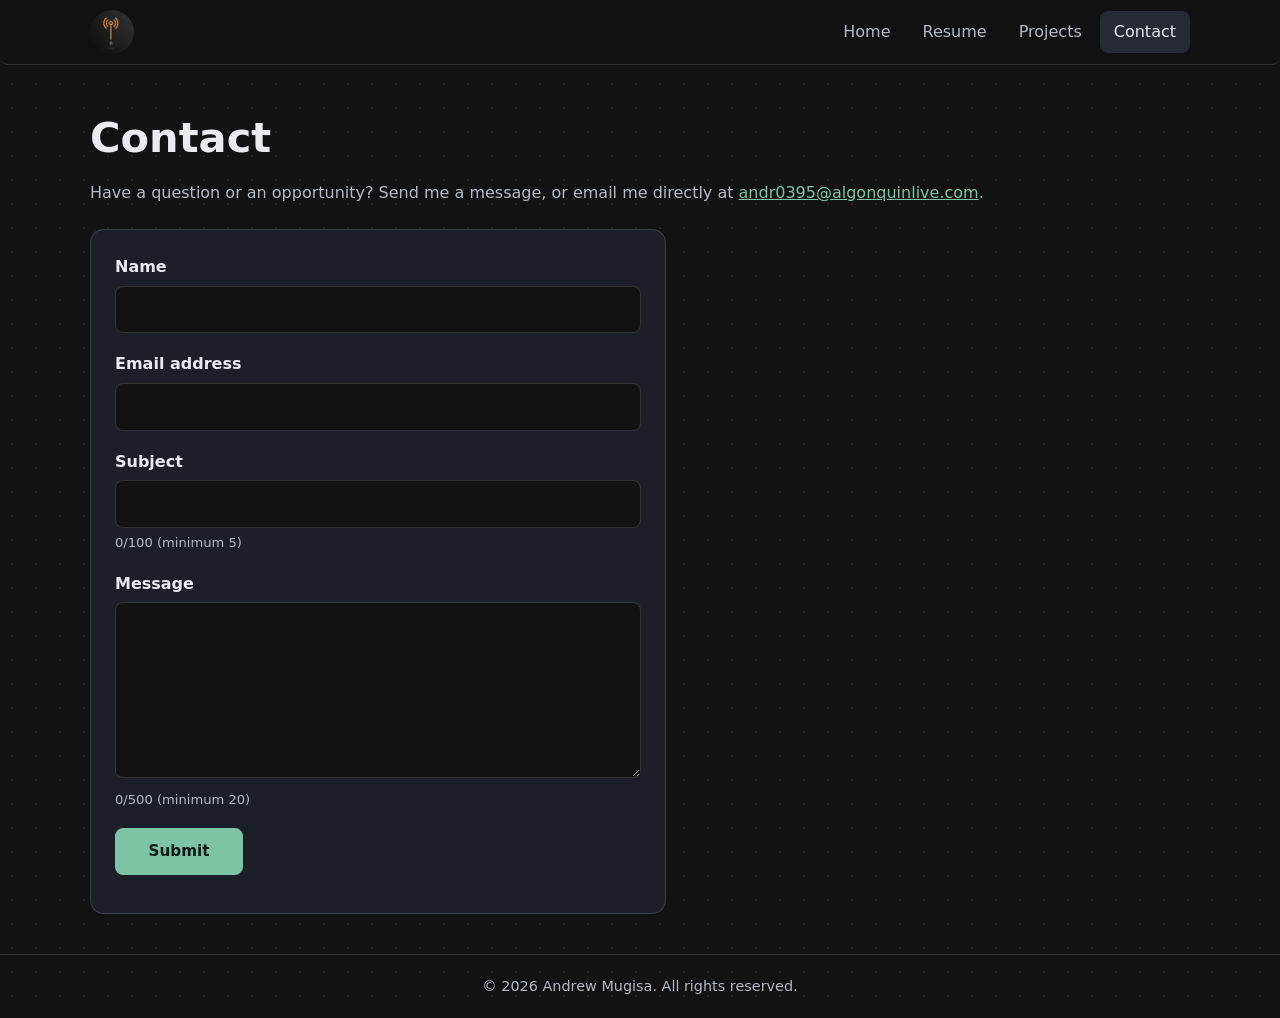
<file: contact.html>
<!DOCTYPE html>
<html lang="en">

<head>
    <meta charset="UTF-8">
    <meta name="viewport" content="width=device-width, initial-scale=1.0">
    <title>Contact | Andrew Mugisa</title>
    <link rel="stylesheet" href="css/style.css">
</head>

<body>
    <a class="skip-link" href="#main">Skip to content</a>

    <!-- ===== Header and navigation (identical on every page) ===== -->
    <header>
        <nav class="navbar">
            <div class="navbar-container">
                <a class="navbar-brand" href="index.html">
                    <img src="images/logo.jpeg" alt="Andrew Mugisa logo" class="navbar-logo">
                </a>

                <ul class="navbar-menu">
                    <li><a href="index.html">Home</a></li>
                    <li><a href="resume.html">Resume</a></li>
                    <li><a href="projects.html">Projects</a></li>
                    <li><a href="contact.html" aria-current="page">Contact</a></li>
                </ul>
            </div>
        </nav>
    </header>

    <main id="main">
        <h1 class="page-title">Contact</h1>
        <p class="page-intro">Have a question or an opportunity? Send me a message, or email me directly at <a
                class="text-link" href="mailto:andr0395@algonquinlive.com">andr0395@algonquinlive.com</a>.</p>

        <form class="contact-form" id="contact-form" action="mailto:andr0395@algonquinlive.com" method="post"
            novalidate>
            <div class="form-field">
                <label for="name">Name</label>
                <input type="text" id="name" name="name" autocomplete="name" required>
                <p class="error" id="name-error" aria-live="polite"></p>
            </div>

            <div class="form-field">
                <label for="email">Email address</label>
                <input type="email" id="email" name="email" autocomplete="email" required>
                <p class="error" id="email-error" aria-live="polite"></p>
            </div>

            <div class="form-field">
                <label for="subject">Subject</label>
                <input type="text" id="subject" name="subject" minlength="5" maxlength="100" required>
                <p class="hint"><span id="subject-count">0</span>/100 (minimum 5)</p>
                <p class="error" id="subject-error" aria-live="polite"></p>
            </div>

            <div class="form-field">
                <label for="message">Message</label>
                <textarea id="message" name="message" rows="6" minlength="20" maxlength="500" required></textarea>
                <p class="hint"><span id="message-count">0</span>/500 (minimum 20)</p>
                <p class="error" id="message-error" aria-live="polite"></p>
            </div>

            <button class="btn btn-primary" type="submit">Submit</button>
            <p class="form-success" id="form-success" role="status"></p>
        </form>
    </main>

    <!-- ===== Footer (identical on every page) ===== -->
    <footer>
        <p>&copy; 2026 Andrew Mugisa. All rights reserved.</p>
    </footer>

    <script src="scripts/contact.js"></script>
</body>

</html>
</file>
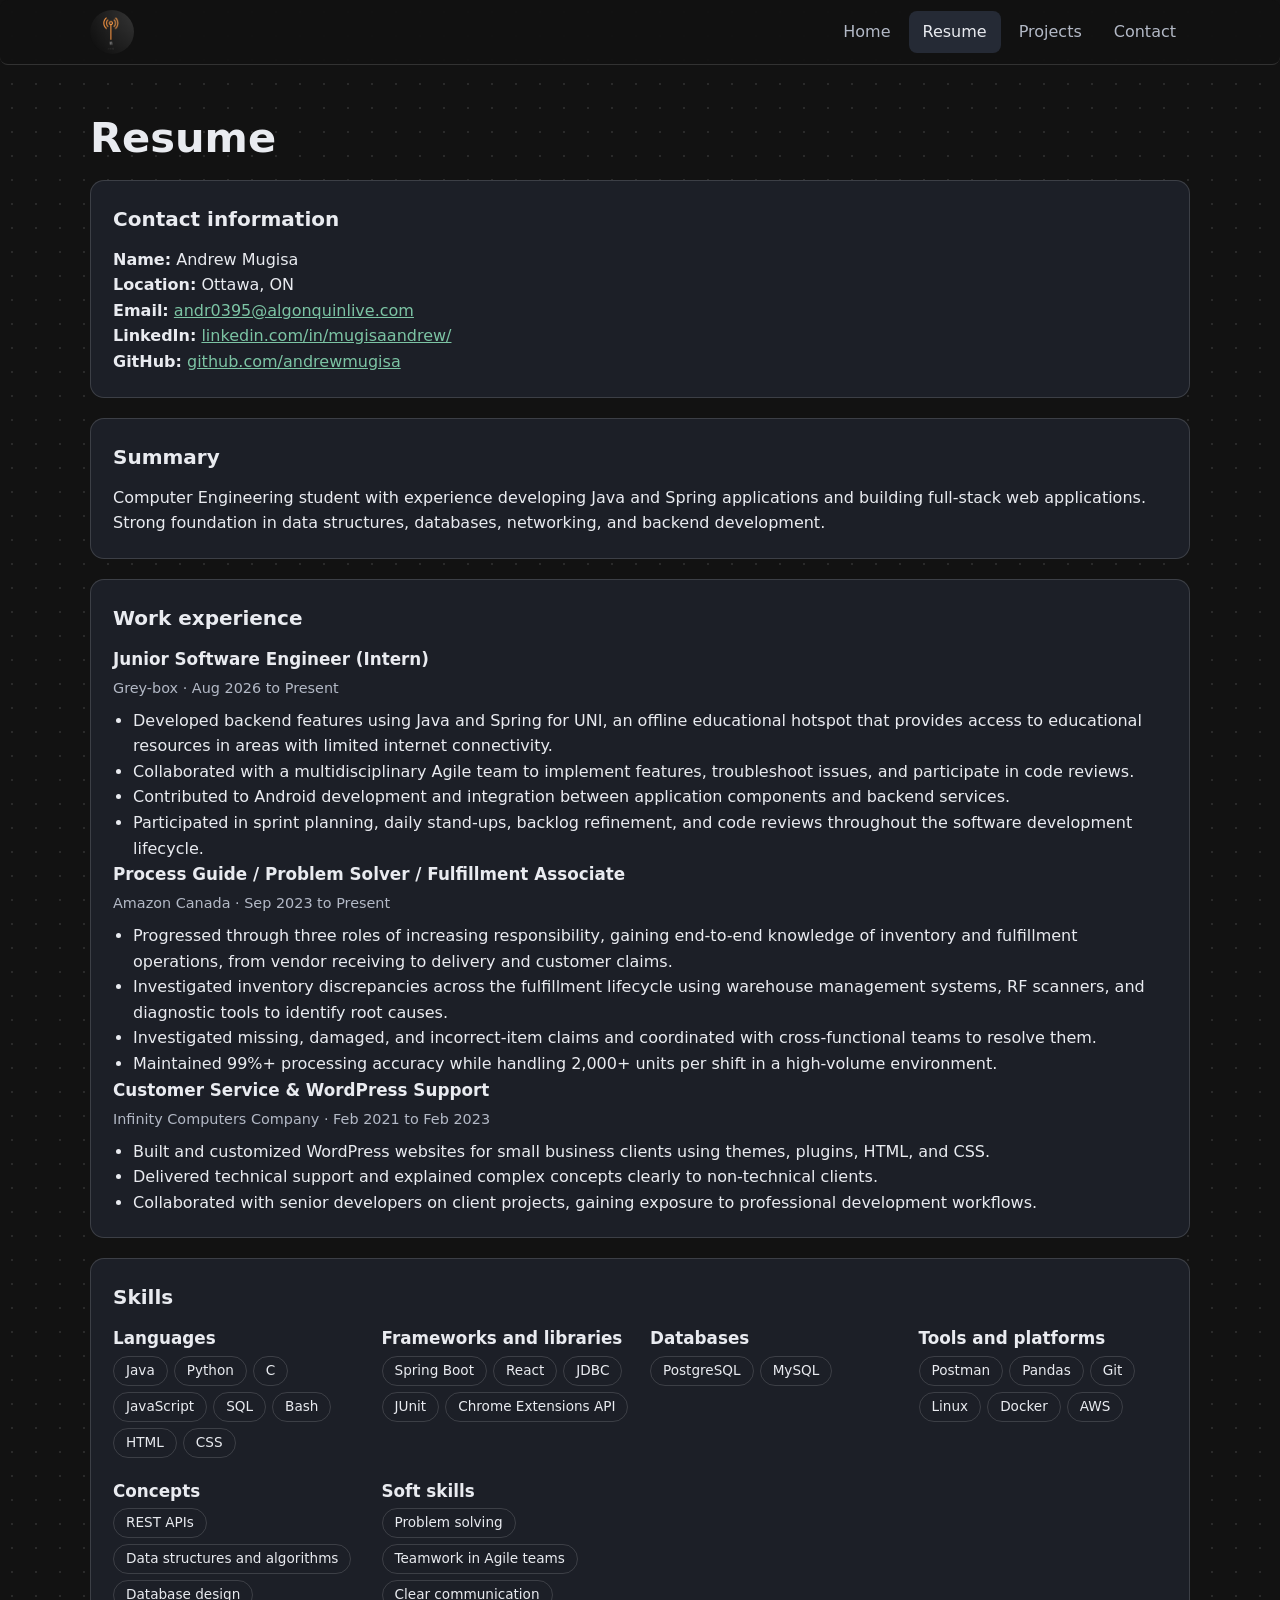
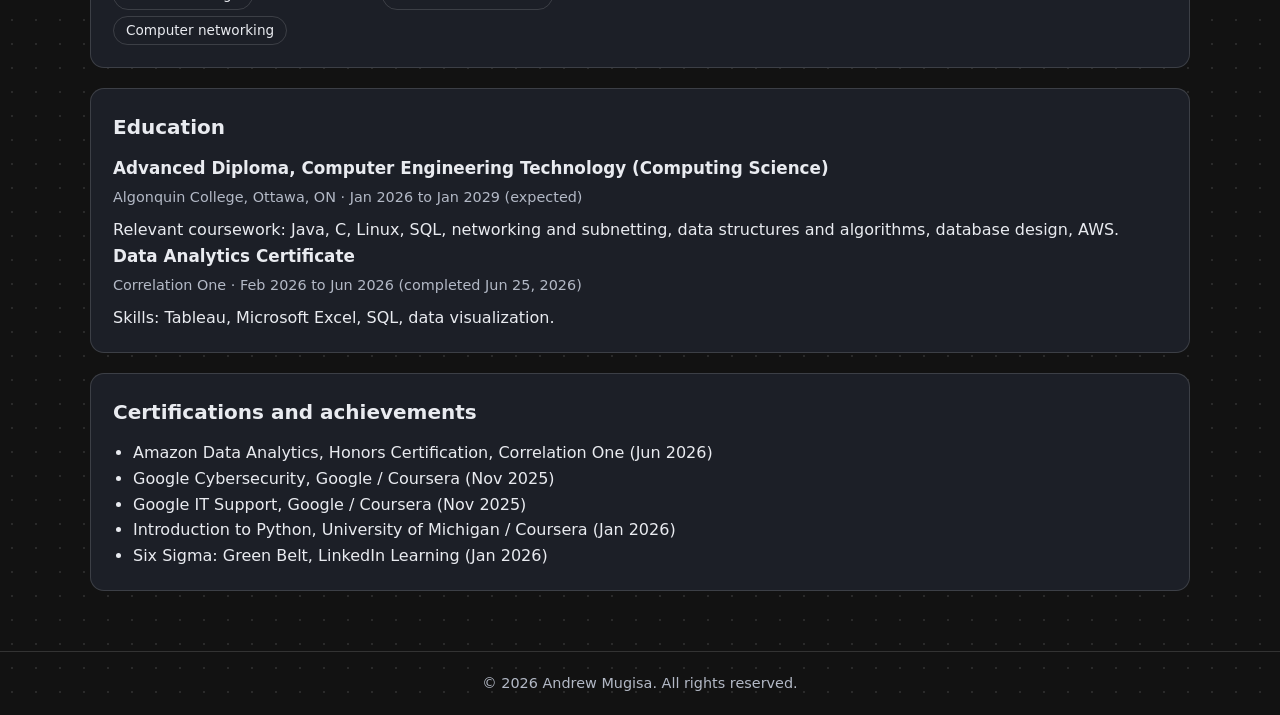
<file: resume.html>
<!DOCTYPE html>
<html lang="en">

<head>
    <meta charset="UTF-8">
    <meta name="viewport" content="width=device-width, initial-scale=1.0">
    <title>Resume | Andrew Mugisa</title>
    <link rel="stylesheet" href="css/style.css">
</head>

<body>
    <a class="skip-link" href="#main">Skip to content</a>

    <!-- ===== Header and navigation (identical on every page) ===== -->
    <header>
        <nav class="navbar">
            <div class="navbar-container">
                <a class="navbar-brand" href="index.html">
                    <img src="images/logo.jpeg" alt="Andrew Mugisa logo" class="navbar-logo">
                </a>

                <ul class="navbar-menu">
                    <li><a href="index.html">Home</a></li>
                    <li><a href="resume.html" aria-current="page">Resume</a></li>
                    <li><a href="projects.html">Projects</a></li>
                    <li><a href="contact.html">Contact</a></li>
                </ul>
            </div>
        </nav>
    </header>

    <main id="main">
        <h1 class="page-title">Resume</h1>

        <!-- ===== Contact information ===== -->
        <section class="panel" aria-labelledby="contact-heading">
            <h2 id="contact-heading">Contact information</h2>
            <ul class="plain-list">
                <li><strong>Name:</strong> Andrew Mugisa</li>
                <li><strong>Location:</strong> Ottawa, ON</li>
                <li><strong>Email:</strong> <a class="text-link"
                        href="mailto:andr0395@algonquinlive.com.com">andr0395@algonquinlive.com</a></li>
                <li><strong>LinkedIn:</strong> <a class="text-link" href="https://www.linkedin.com/in/mugisaandrew/"
                        target="_blank" rel="noopener">linkedin.com/in/mugisaandrew/</a></li>
                <li><strong>GitHub:</strong> <a class="text-link" href="https://github.com/andrewmugisa" target="_blank"
                        rel="noopener">github.com/andrewmugisa</a></li>
            </ul>
        </section>

        <!-- ===== Summary ===== -->
        <section class="panel" aria-labelledby="summary-heading">
            <h2 id="summary-heading">Summary</h2>
            <p>Computer Engineering student with experience developing Java and Spring applications and building
                full-stack web applications. Strong foundation in data structures, databases, networking, and backend
                development.</p>
        </section>

        <!-- ===== Work experience (most recent first) ===== -->
        <section class="panel" aria-labelledby="work-heading">
            <h2 id="work-heading">Work experience</h2>
            <article class="resume-item">
                <h3>Junior Software Engineer (Intern)</h3>
                <p class="resume-meta">Grey-box &middot; <time datetime="2026-08">Aug 2026</time> to Present</p>
                <ul>
                    <li>Developed backend features using Java and Spring for UNI, an offline educational hotspot that
                        provides access to educational resources in areas with limited internet connectivity.</li>
                    <li>Collaborated with a multidisciplinary Agile team to implement features, troubleshoot issues, and
                        participate in code reviews.</li>
                    <li>Contributed to Android development and integration between application components and backend
                        services.</li>
                    <li>Participated in sprint planning, daily stand-ups, backlog refinement, and code reviews
                        throughout the software development lifecycle.</li>
                </ul>
            </article>

            <article class="resume-item">
                <h3>Process Guide / Problem Solver / Fulfillment Associate</h3>
                <p class="resume-meta">Amazon Canada &middot; <time datetime="2023-09">Sep 2023</time> to Present</p>
                <ul>
                    <li>Progressed through three roles of increasing responsibility, gaining end-to-end knowledge of
                        inventory and fulfillment operations, from vendor receiving to delivery and customer claims.
                    </li>
                    <li>Investigated inventory discrepancies across the fulfillment lifecycle using warehouse management
                        systems, RF scanners, and diagnostic tools to identify root causes.</li>
                    <li>Investigated missing, damaged, and incorrect-item claims and coordinated with cross-functional
                        teams to resolve them.</li>
                    <li>Maintained 99%+ processing accuracy while handling 2,000+ units per shift in a high-volume
                        environment.</li>
                </ul>
            </article>

            <article class="resume-item">
                <h3>Customer Service &amp; WordPress Support</h3>
                <p class="resume-meta">Infinity Computers Company &middot; <time datetime="2021-02">Feb 2021</time> to
                    Feb 2023</p>
                <ul>
                    <li>Built and customized WordPress websites for small business clients using themes, plugins, HTML,
                        and CSS.</li>
                    <li>Delivered technical support and explained complex concepts clearly to non-technical clients.
                    </li>
                    <li>Collaborated with senior developers on client projects, gaining exposure to professional
                        development workflows.</li>
                </ul>
            </article>
        </section>

        <!-- ===== Skills ===== -->
        <section class="panel" aria-labelledby="skills-heading">
            <h2 id="skills-heading">Skills</h2>
            <div class="skills-grid">
                <div>
                    <h3>Languages</h3>
                    <ul class="chips">
                        <li>Java</li>
                        <li>Python</li>
                        <li>C</li>
                        <li>JavaScript</li>
                        <li>SQL</li>
                        <li>Bash</li>
                        <li>HTML</li>
                        <li>CSS</li>
                    </ul>
                </div>
                <div>
                    <h3>Frameworks and libraries</h3>
                    <ul class="chips">
                        <li>Spring Boot</li>
                        <li>React</li>
                        <li>JDBC</li>
                        <li>JUnit</li>
                        <li>Chrome Extensions API</li>
                    </ul>
                </div>
                <div>
                    <h3>Databases</h3>
                    <ul class="chips">
                        <li>PostgreSQL</li>
                        <li>MySQL</li>
                    </ul>
                </div>
                <div>
                    <h3>Tools and platforms</h3>
                    <ul class="chips">
                        <li>Postman</li>
                        <li>Pandas</li>
                        <li>Git</li>
                        <li>Linux</li>
                        <li>Docker</li>
                        <li>AWS</li>
                    </ul>
                </div>
                <div>
                    <h3>Concepts</h3>
                    <ul class="chips">
                        <li>REST APIs</li>
                        <li>Data structures and algorithms</li>
                        <li>Database design</li>
                        <li>Computer networking</li>
                    </ul>
                </div>
                <div>
                    <h3>Soft skills</h3>
                    <ul class="chips">
                        <li>Problem solving</li>
                        <li>Teamwork in Agile teams</li>
                        <li>Clear communication</li>
                    </ul>
                </div>
            </div>
        </section>

        <!-- ===== Education (most recent first) ===== -->
        <section class="panel" aria-labelledby="education-heading">
            <h2 id="education-heading">Education</h2>
            <article class="resume-item">
                <h3>Advanced Diploma, Computer Engineering Technology (Computing Science)</h3>
                <p class="resume-meta">Algonquin College, Ottawa, ON &middot; Jan 2026 to Jan 2029 (expected)</p>
                <p>Relevant coursework: Java, C, Linux, SQL, networking and subnetting, data structures and
                    algorithms, database design, AWS.</p>
            </article>
            <article class="resume-item">
                <h3>Data Analytics Certificate</h3>
                <p class="resume-meta">Correlation One &middot; Feb 2026 to Jun 2026 (completed Jun 25, 2026)</p>
                <p>Skills: Tableau, Microsoft Excel, SQL, data visualization.</p>
            </article>
        </section>

        <!-- ===== Certifications and achievements ===== -->
        <section class="panel" aria-labelledby="certs-heading">
            <h2 id="certs-heading">Certifications and achievements</h2>
            <ul>
                <li>Amazon Data Analytics, Honors Certification, Correlation One (Jun 2026)</li>
                <li>Google Cybersecurity, Google / Coursera (Nov 2025)</li>
                <li>Google IT Support, Google / Coursera (Nov 2025)</li>
                <li>Introduction to Python, University of Michigan / Coursera (Jan 2026)</li>
                <li>Six Sigma: Green Belt, LinkedIn Learning (Jan 2026)</li>
            </ul>
        </section>
    </main>

    <!-- ===== Footer (identical on every page) ===== -->
    <footer>
        <p>&copy; 2026 Andrew Mugisa. All rights reserved.</p>
    </footer>

</body>

</html>
</file>
<file: css/style.css>
/* ==========================================================
   style.css: single stylesheet for every page
   Sections: 1 Variables and base | 2 Header and footer | 3 Buttons
             4 Home | 5 Projects | 6 Resume | 7 Contact
   ========================================================== */

/* ---------- 1. Variables and base ---------- */
:root {
  --bg: #121212;
  --surface: #1c1f27;
  --surface-2: #252a35;
  --border: rgba(255, 255, 255, 0.14);
  --text: #e9ebf0;
  --muted: #b3b9c6;
  --accent: #7cc4a4;
  --accent-ink: #0f1a15;
  --error: #ff9a9a;
  --radius: 14px;
}

* {
  box-sizing: border-box;
}

body {
  display: flex;
  flex-direction: column;
  min-height: 100vh;
  margin: 0;
  color: var(--text);
  font-family:
    system-ui,
    -apple-system,
    "Segoe UI",
    Arial,
    sans-serif;
  line-height: 1.6;
  background-color: var(--bg);
  background-image: radial-gradient(
    rgba(255, 255, 255, 0.1) 1px,
    transparent 0
  );
  background-size: 24px 24px;
}

a {
  color: inherit;
  text-decoration: none;
}

main {
  flex: 1;
  width: min(1100px, calc(100% - 40px));
  margin-inline: auto;
}

:focus-visible {
  outline: 2px solid var(--accent);
  outline-offset: 2px;
}

/* Skip link for keyboard users (WCAG) */
.skip-link {
  position: absolute;
  left: 12px;
  top: -60px;
  padding: 8px 14px;
  background: var(--accent);
  color: var(--accent-ink);
  border-radius: 8px;
  z-index: 20;
}

.skip-link:focus {
  top: 12px;
}

/* ---------- 2. Header and footer ---------- */
.navbar {
  position: sticky;
  top: 0;
  z-index: 10;
  background: rgba(18, 18, 18, 0.94);
  border-bottom: 1px solid var(--border);
  border-radius: 8px;
}

.navbar-container {
  display: flex;
  align-items: center;
  justify-content: space-between;
  flex-wrap: wrap;
  gap: 12px;
  width: min(1100px, calc(100% - 40px));
  margin-inline: auto;
  padding: 10px 0;
}

.navbar-logo {
  display: block;
  width: 44px;
  height: 44px;
  border-radius: 50%;
  object-fit: cover;
}

.navbar-menu {
  display: flex;
  flex-wrap: wrap;
  gap: 4px;
  margin: 0;
  padding: 0;
  list-style: none;
}

.navbar-menu a {
  display: block;
  padding: 8px 14px;
  border-radius: 8px;
  color: var(--muted);
}

.navbar-menu a:hover,
.navbar-menu a[aria-current="page"] {
  background: var(--surface-2);
  color: var(--text);
}

footer {
  margin-top: 40px;
  padding: 20px;
  border-top: 1px solid var(--border);
  color: var(--muted);
  font-size: 0.9rem;
  text-align: center;
}

footer p {
  margin: 0;
}

/* ---------- 3. Buttons and shared blocks ---------- */
.btn {
  display: inline-block;
  min-width: 8rem;
  padding: 10px 18px;
  border: 1px solid var(--border);
  border-radius: 8px;
  background: transparent;
  color: var(--text);
  font: inherit;
  font-size: 0.95rem;
  text-align: center;
  cursor: pointer;
}

.btn:hover {
  background: var(--surface-2);
}

.btn-primary {
  background: var(--accent);
  border-color: var(--accent);
  color: var(--accent-ink);
  font-weight: 600;
}

.btn-primary:hover {
  background: var(--accent);
  filter: brightness(1.1);
}

.page-title {
  margin: 40px 0 8px;
  font-size: clamp(1.8rem, 4vw, 2.6rem);
}

.page-intro {
  margin: 0 0 24px;
  color: var(--muted);
}

.panel {
  margin-bottom: 20px;
  padding: 22px;
  background: var(--surface);
  border: 1px solid var(--border);
  border-radius: var(--radius);
  text-align: left;
}

.panel h2 {
  margin: 0 0 12px;
  font-size: 1.25rem;
}

.panel p {
  margin: 0;
}

.panel ul {
  margin: 0;
  padding-left: 20px;
}

/* ---------- 4. Home ---------- */
/* =============== HERO =============== */
.hero {
  margin-top: 12px;
  display: grid;
  grid-template-columns: 88px 1fr minmax(220px, 30%);
  grid-template-areas: "rail content photo";
  align-items: center;
  gap: 42px;
  padding: 48px 0;
  min-height: 420px;
  background-color: #000;
  padding: 0 20px;
  border-radius: var(--radius);
}

/* ---- Tech rail ---- */
.tech-rail {
  grid-area: rail;
  align-self: center;
  height: 340px;
  overflow: hidden;
  border: 1px solid var(--border);
  border-radius: var(--radius);
  background: var(--surface);
  -webkit-mask-image: linear-gradient(
    transparent,
    #000 15%,
    #000 85%,
    transparent
  );
  mask-image: linear-gradient(transparent, #000 15%, #000 85%, transparent);
}

.tech-track {
  display: flex;
  flex-direction: column;
  margin: 0;
  padding: 0;
  list-style: none;
  animation: rail-up 24s linear infinite;
}

/* The list is rendered twice, so moving it by half loops without a jump */
@keyframes rail-up {
  to {
    transform: translateY(-50%);
  }
}

@keyframes rail-left {
  to {
    transform: translateX(-50%);
  }
}

.tech-rail:hover .tech-track {
  animation-play-state: paused;
}

.tech-item {
  display: grid;
  place-items: center;
  flex: none;
  padding: 14px 0; /* padding, not gap, so the loop stays seamless */
  font-size: 0.7rem;
  color: var(--muted);
}

.tech-item img {
  width: 40px;
  height: 40px;
  object-fit: contain;
}

/* ---- Content ---- */
.hero-content {
  grid-area: content;
  text-align: left;
}

.hero-content h1 {
  margin: 0 0 8px;
  font-size: clamp(2rem, 5vw, 3.6rem);
  line-height: 1.1;
  letter-spacing: -0.02em;
}

.hero-role {
  margin: 0 0 16px;
  font-size: 1.15rem;
  color: var(--accent);
}

.hero-intro {
  margin: 0 0 28px;
  max-width: 34rem;
  font-size: 1.1rem;
  color: var(--muted);
}

.quick-links {
  display: flex;
  flex-wrap: wrap;
  gap: 12px;
  margin: 0;
  padding: 0;
  list-style: none;
}

/* ---- Photo ---- */
.hero-photo {
  grid-area: photo;
  width: 100%;
  max-height: 380px;
  aspect-ratio: 4 / 5;
  object-fit: cover;
  transition: transform 0.3s ease;
  border-radius: var(--radius);
  background: var(--surface-2);
}

.hero-photo:hover {
  transform: scale(1.05);
}

/* =============== MOBILE =============== */
@media (max-width: 760px) {
  .hero {
    grid-template-columns: 1fr;
    grid-template-areas:
      "photo"
      "content"
      "rail";
    gap: 24px;
    padding: 32px 0;
  }

  .hero-photo {
    max-width: 220px;
    justify-self: center;
  }

  .hero-content {
    text-align: center;
  }

  .hero-intro {
    margin-inline: auto;
  }

  .quick-links {
    justify-content: center;
  }

  /* Rail becomes a horizontal strip */
  .tech-rail {
    height: 72px;
    width: 100%;
    -webkit-mask-image: linear-gradient(
      90deg,
      transparent,
      #000 15%,
      #000 85%,
      transparent
    );
    mask-image: linear-gradient(
      90deg,
      transparent,
      #000 15%,
      #000 85%,
      transparent
    );
  }

  .tech-track {
    flex-direction: row;
    width: max-content;
    height: 100%;
    align-items: center;
    animation-name: rail-left;
  }

  .tech-item {
    padding: 0 18px;
  }
}

/* People who prefer less motion get a static rail they can scroll */
@media (prefers-reduced-motion: reduce) {
  .tech-track {
    animation: none;
  }

  .tech-rail {
    overflow: auto;
  }
}

/* Motto and about section */
.motto {
  margin: 8px 0 28px;
  padding: 18px 24px;
  background: var(--surface);
  border-radius: var(--radius) var(--radius);
  font-size: 1.3rem;
  font-style: italic;
  text-align: center;
  transition: transform 0.3s ease;
}
.motto:hover {
  color: var(--accent);
  border: 1px solid var(--accent);
  transform: scale(1.05);
}

.motto p {
  margin: 0;
}

.about {
  display: grid;
  grid-template-columns: repeat(auto-fit, minmax(260px, 1fr));
  gap: 20px;
}

.about .panel {
  margin-bottom: 0;
}

/* ---------- 5. Projects ---------- */
/* =============== PROJECTS PAGE =============== */
.projects-page {
  padding: 32px 0 48px;
  text-align: center;
}

.projects-page h1 {
  margin: 0 0 8px;
  font-size: clamp(1.8rem, 4vw, 2.6rem);
}

.projects-intro {
  margin: 0 auto 24px;
  max-width: 36rem;
  color: var(--muted);
}

/* ---- Filter buttons ---- */
.filter-bar {
  display: flex;
  flex-wrap: wrap;
  justify-content: center;
  gap: 8px;
  margin-bottom: 12px;
}

/* Overrides the global button rule (fixed width, black background) */
.filter-btn {
  width: auto;
  min-width: 6rem;
  padding: 8px 16px;
  border: 1px solid var(--border);
  border-radius: 999px;
  background: var(--surface);
  color: var(--muted);
  font: inherit;
  font-size: 0.92rem;
  cursor: pointer;
}

.filter-btn:hover {
  background: var(--surface-2);
  color: var(--text);
}

/* Highlight for the selected filter; must come after the hover rule */
.filter-btn.active {
  background: var(--accent);
  border-color: var(--accent);
  color: var(--accent-ink);
  font-weight: 600;
}

.filter-status {
  margin: 0 0 20px;
  font-size: 0.85rem;
  color: var(--muted);
}

/* ---- Project grid (CSS Grid) ---- */
#project-container {
  display: grid;
  grid-template-columns: repeat(auto-fill, minmax(17rem, 1fr));
  gap: 24px;
}

/* ---- Card ---- */
.project-card {
  display: flex;
  flex-direction: column;
  background: var(--surface);
  border: 1px solid var(--border);
  border-radius: var(--radius);
  overflow: hidden;
  text-align: left;
}

/* Added by JS when a card doesn't match the active filter */
.project-card.is-hidden {
  display: none;
}

.project-image {
  display: block;
  width: 100%;
  aspect-ratio: 16 / 10;
  object-fit: cover;
  background: var(--surface-2);
  transition: transform 0.3s ease;
}

.project-image:hover {
  transform: scale(1.05);
}

.project-body {
  display: flex;
  flex-direction: column;
  gap: 10px;
  flex: 1;
  padding: 18px;
}

.project-title {
  margin: 0;
  font-size: 1.2rem;
  letter-spacing: -0.01em;
}

.project-date {
  margin: 0;
  font-size: 0.82rem;
  color: var(--muted);
}

.project-description {
  margin: 0;
  flex: 1; /* pushes chips and link to the bottom so cards line up */
  font-size: 0.92rem;
  color: var(--muted);
}

/* ---- Technology chips ---- */
.project-tech {
  display: flex;
  flex-wrap: wrap;
  gap: 6px;
  margin: 0;
  padding: 0;
  list-style: none;
}

.tech-chip {
  padding: 3px 10px;
  border: 1px solid var(--border);
  border-radius: 999px;
  font-size: 0.8rem;
}

/* ---- Link ---- */
.project-link {
  align-self: flex-start;
  color: var(--accent);
  font-size: 0.9rem;
  text-decoration: underline;
}

.project-link:hover {
  filter: brightness(1.15);
}

/* ---------- 6. Resume ---------- */
.text-link {
  color: var(--accent);
  text-decoration: underline;
}

.plain-list {
  padding-left: 0 !important;
  list-style: none;
}

.resume-item h3,
.skills-grid h3 {
  margin: 0 0 4px;
  font-size: 1.05rem;
}

.resume-meta {
  margin-bottom: 8px !important;
  color: var(--muted);
  font-size: 0.9rem;
}

.skills-grid {
  display: grid;
  grid-template-columns: repeat(auto-fit, minmax(240px, 1fr));
  gap: 20px;
}

.chips {
  display: flex;
  flex-wrap: wrap;
  gap: 6px;
  padding-left: 0 !important;
  list-style: none;
}

.chips li {
  padding: 3px 12px;
  border: 1px solid var(--border);
  border-radius: 999px;
  font-size: 0.85rem;
}

/* ---------- 7. Contact ---------- */
.contact-form {
  max-width: 36rem;
  padding: 24px;
  background: var(--surface);
  border: 1px solid var(--border);
  border-radius: var(--radius);
  text-align: left;
}

.form-field {
  margin-bottom: 18px;
}

.form-field label {
  display: block;
  margin-bottom: 6px;
  font-weight: 600;
}

.form-field input,
.form-field textarea {
  width: 100%;
  padding: 10px 12px;
  border: 1px solid var(--border);
  border-radius: 8px;
  background: var(--bg);
  color: var(--text);
  font: inherit;
}

.form-field textarea {
  resize: vertical;
}

.form-field input.invalid,
.form-field textarea.invalid {
  border-color: var(--error);
}

.hint,
.error {
  margin: 4px 0 0;
  font-size: 0.82rem;
}

.hint {
  color: var(--muted);
}

.error {
  color: var(--error);
}

.form-success {
  margin: 14px 0 0;
  color: var(--accent);
}

/* Respect reduced-motion preferences */
@media (prefers-reduced-motion: reduce) {
  * {
    scroll-behavior: auto !important;
  }
}
</file>
